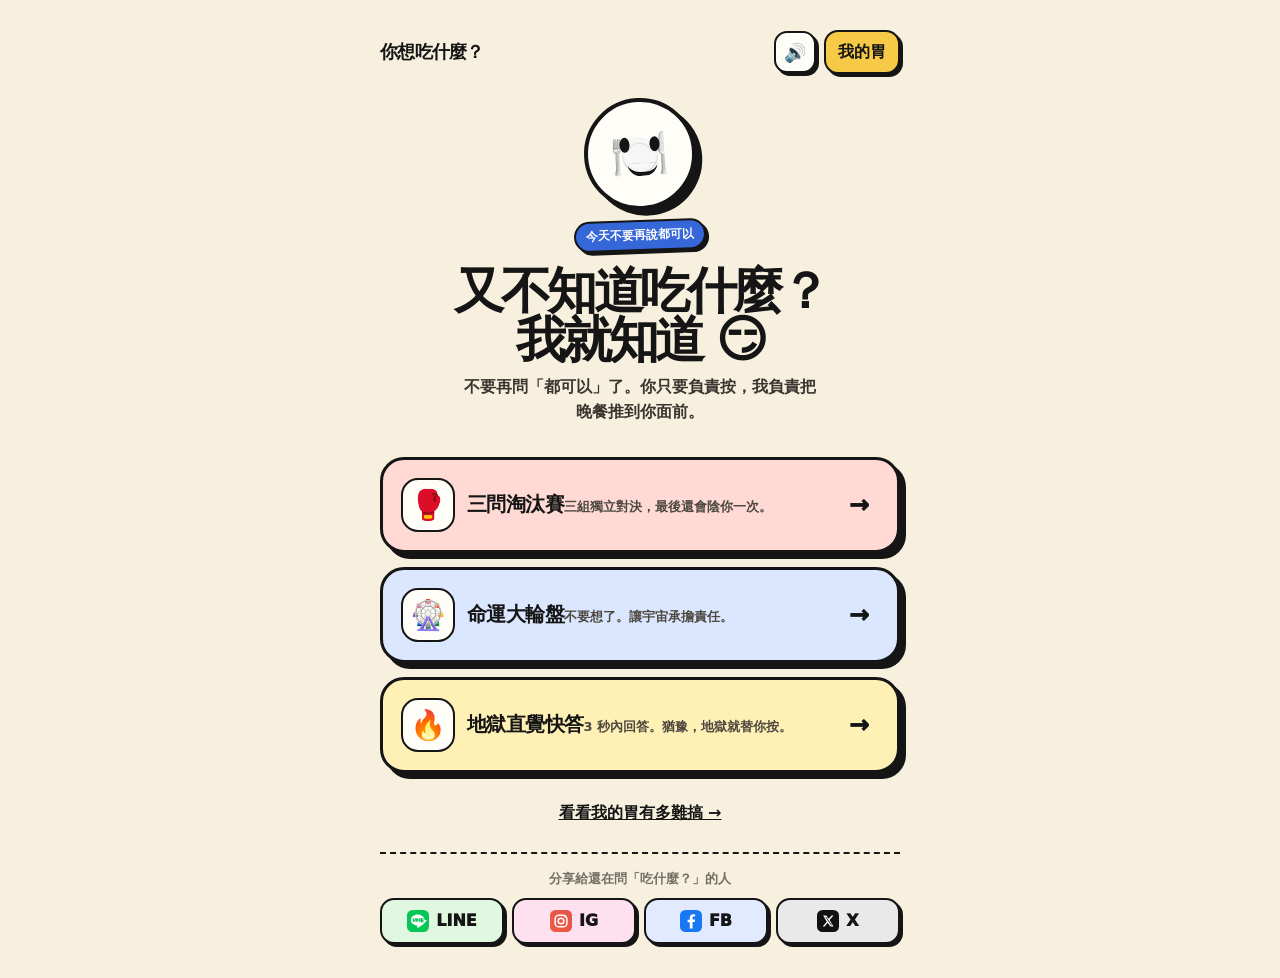
<file: index.html>
<!doctype html>
<html lang="zh-Hant">
<head>
  <meta charset="UTF-8" />
  <meta name="viewport" content="width=device-width, initial-scale=1, viewport-fit=cover" />
  <meta name="theme-color" content="#f7f0df" />
  <meta name="description" content="你想吃什麼？一個會吐槽你的吃飯決策遊戲。" />
  <title>你想吃什麼？</title>
  <link rel="stylesheet" href="./styles.css" />
  <link rel="icon" href="data:," />
</head>
<body>
  <main id="app"></main>
  <div id="toast" class="toast" aria-live="polite"></div>
  <script src="./data.js"></script>
  <script src="./app.js"></script>
</body>
</html>
</file>
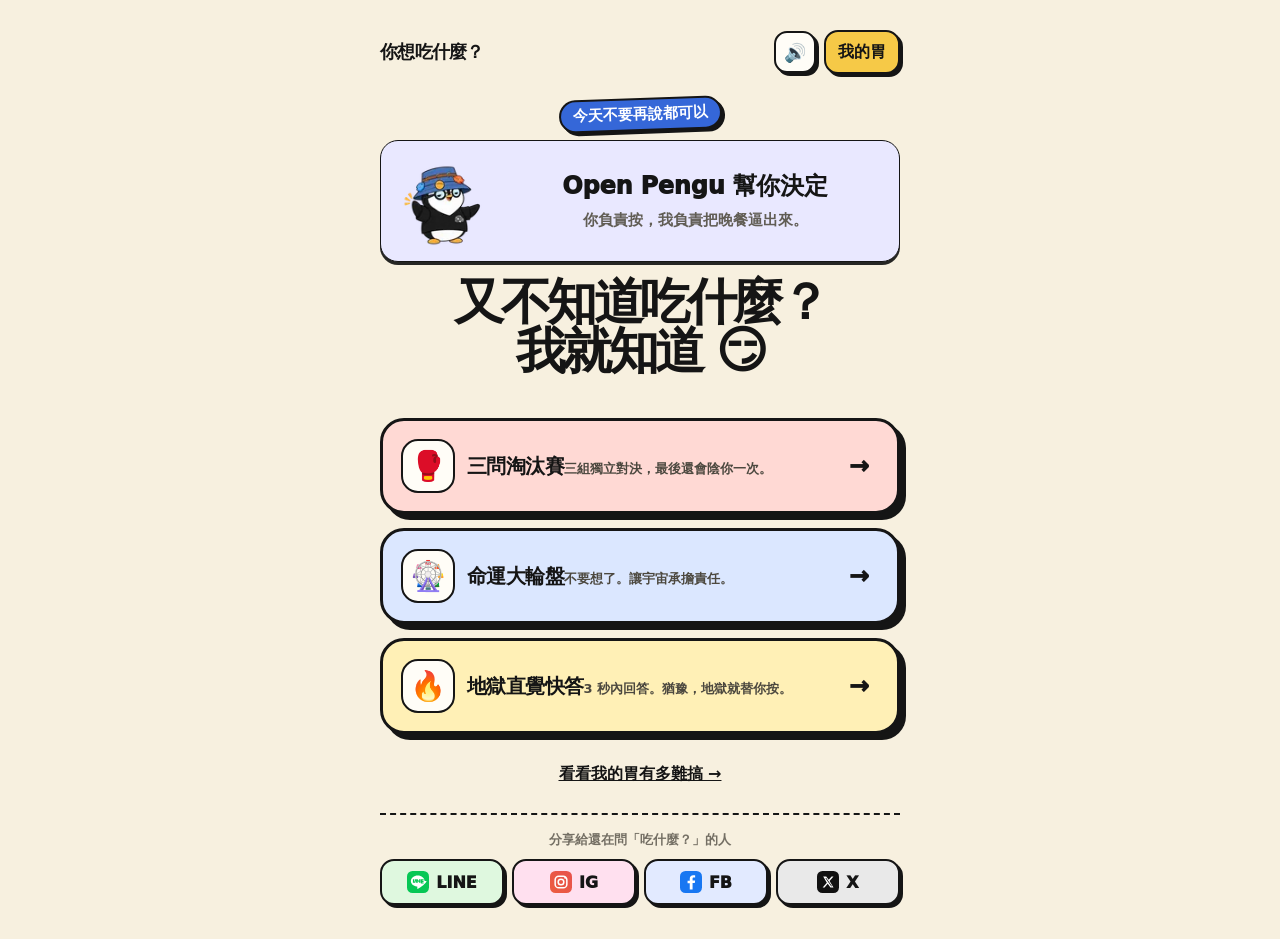
<file: mascot-test/index.html>
<!doctype html>
<html lang="zh-Hant">
<head>
  <meta charset="UTF-8" />
  <meta name="viewport" content="width=device-width, initial-scale=1, viewport-fit=cover" />
  <meta name="theme-color" content="#f7f0df" />
  <meta name="description" content="你想吃什麼？一個會吐槽你的吃飯決策遊戲。" />
  <title>你想吃什麼？</title>
  <link rel="icon" href="./favicon.svg" type="image/svg+xml" />
  <link rel="stylesheet" href="./styles.css" />
  <link rel="stylesheet" href="./mascot-brand.css" />
</head>
<body>
  <main id="app"></main>
  <div id="toast" class="toast" aria-live="polite"></div>
  <script src="./data.js"></script>
  <script src="./app.js"></script>
  <script src="./brand.js"></script>
</body>
</html>
</file>
<file: styles.css>
:root {
  --paper:#f7f0df;
  --ink:#151515;
  --red:#ef4b3f;
  --blue:#3567d8;
  --yellow:#f6c947;
  --green:#65b96f;
  --white:#fffdf7;
  --muted:#746f64;
  --shadow:6px 6px 0 var(--ink);
  --shadow-sm:3px 3px 0 var(--ink);
  font-family: Inter, ui-rounded, "PingFang TC", "Noto Sans TC", system-ui, -apple-system, sans-serif;
}
*{box-sizing:border-box}
html,body{margin:0;min-height:100%;background:var(--paper);color:var(--ink)}
body{overflow-x:hidden}
button{font:inherit;color:inherit}
button:focus-visible{outline:4px solid var(--blue);outline-offset:3px}
#app{min-height:100vh;min-height:100dvh;padding:18px 16px 34px}
.shell{width:min(100%,520px);margin:0 auto}
.topbar{display:flex;align-items:center;justify-content:space-between;gap:10px;margin-bottom:16px}
.brand{font-weight:950;letter-spacing:-.04em;font-size:18px}
.icon-btn,.text-btn{border:2px solid var(--ink);background:var(--white);box-shadow:var(--shadow-sm);border-radius:14px;min-height:44px;padding:8px 12px;font-weight:850;cursor:pointer}
.text-btn{background:var(--yellow)}
.hero{padding:8px 0 18px;text-align:center}
.mascot{width:112px;height:112px;margin:0 auto 10px;border:4px solid var(--ink);border-radius:50%;background:var(--white);box-shadow:var(--shadow);position:relative;display:grid;place-items:center;font-size:47px;transform:rotate(-3deg)}
.mascot:before,.mascot:after{content:"";position:absolute;top:35px;width:10px;height:15px;background:var(--ink);border-radius:50%}
.mascot:before{left:32px}.mascot:after{right:32px}
.mascot-mouth{position:absolute;width:30px;height:13px;border-bottom:4px solid var(--ink);border-radius:0 0 30px 30px;top:61px;left:39px}
.kicker{display:inline-block;background:var(--blue);color:white;border:2px solid var(--ink);box-shadow:var(--shadow-sm);border-radius:999px;padding:5px 10px;font-size:12px;font-weight:900;transform:rotate(-2deg)}
h1{font-size:clamp(34px,9vw,50px);line-height:.98;letter-spacing:-.07em;margin:16px 0 10px;font-weight:1000}
.subtitle{font-size:16px;line-height:1.55;font-weight:700;margin:0 auto;max-width:360px;color:#39362f}
.mode-grid{display:grid;gap:14px;margin-top:14px}
.mode-card{width:100%;border:3px solid var(--ink);border-radius:24px;background:var(--white);box-shadow:var(--shadow);padding:18px;text-align:left;cursor:pointer;display:grid;grid-template-columns:54px 1fr 30px;gap:12px;align-items:center;transition:transform .14s ease,box-shadow .14s ease}
.mode-card:hover,.mode-card:active{transform:translate(3px,3px);box-shadow:3px 3px 0 var(--ink)}
.mode-card.red{background:#ffd9d4}.mode-card.blue{background:#dbe7ff}.mode-card.yellow{background:#fff0b6}
.mode-emoji{width:54px;height:54px;border:2px solid var(--ink);border-radius:17px;background:var(--white);display:grid;place-items:center;font-size:29px}
.mode-title{font-weight:1000;font-size:20px;letter-spacing:-.03em}.mode-desc{font-size:13px;font-weight:750;margin-top:4px;color:#4c483f;line-height:1.45}.mode-arrow{font-size:24px;font-weight:1000}
.home-foot{display:flex;justify-content:center;margin-top:20px}.link-btn{border:0;background:transparent;text-decoration:underline;font-weight:900;cursor:pointer;padding:10px}
.panel{border:3px solid var(--ink);border-radius:24px;background:var(--white);box-shadow:var(--shadow);padding:18px}
.progress-row{display:flex;justify-content:space-between;gap:12px;align-items:center;margin-bottom:12px;font-weight:900;font-size:13px}.progress-dots{display:flex;gap:6px}.dot{width:11px;height:11px;border:2px solid var(--ink);border-radius:50%;background:transparent}.dot.on{background:var(--red)}
.question{font-size:28px;font-weight:1000;line-height:1.05;letter-spacing:-.05em;margin:8px 0}.hint{font-weight:700;color:var(--muted);line-height:1.45;margin:0 0 14px}
.duel{display:grid;grid-template-columns:1fr 1fr;gap:12px;margin-top:16px}
.food-card{border:3px solid var(--ink);border-radius:22px;background:var(--white);box-shadow:var(--shadow-sm);min-height:178px;padding:14px;display:flex;flex-direction:column;align-items:center;justify-content:center;cursor:pointer;position:relative;transition:transform .16s ease,opacity .3s ease,filter .3s ease}
.food-card:hover{transform:translateY(-3px)}.food-card:active{transform:scale(.97)}
.food-card .emoji{font-size:54px;line-height:1}.food-card .name{font-weight:1000;font-size:20px;margin-top:9px;text-align:center}.food-card .cat{font-size:11px;font-weight:850;color:var(--muted);margin-top:4px}
.food-card.loser{animation:loserOut .48s ease forwards}.food-card.winner{animation:winnerPop .5s ease}.food-card.decoy-hit{animation:loserOut .42s ease forwards}
@keyframes loserOut{to{transform:translate(45px,35px) rotate(13deg) scale(.65);opacity:0;filter:grayscale(1)}}
@keyframes winnerPop{40%{transform:scale(1.08) rotate(-2deg)}100%{transform:scale(1)}}
.speech{margin:16px 0 0;border:2px solid var(--ink);background:var(--yellow);border-radius:16px;padding:11px 13px;font-weight:900;line-height:1.4;box-shadow:var(--shadow-sm)}
.final-three{display:grid;grid-template-columns:repeat(3,1fr);gap:8px;margin:15px 0}.mini-food{border:2px solid var(--ink);border-radius:16px;background:var(--white);padding:10px 6px;text-align:center;font-weight:900;font-size:12px;min-height:88px;display:grid;place-items:center}.mini-food .emoji{font-size:30px}.mini-food.fate{background:var(--blue);color:white;animation:fatePulse .8s ease infinite alternate}.mini-food.mystery{font-size:26px}
@keyframes fatePulse{to{transform:translateY(-4px) rotate(-2deg)}}
.twist-banner{border:3px dashed var(--ink);background:#e2eaff;border-radius:18px;padding:14px;text-align:center;font-weight:950;margin:10px 0}
.result-card{text-align:center;padding-top:24px}.result-emoji{font-size:88px;line-height:1;animation:resultPop .62s cubic-bezier(.2,.9,.2,1.3)}
@keyframes resultPop{0%{transform:scale(.5) rotate(-12deg);opacity:0}100%{transform:scale(1) rotate(0);opacity:1}}
.result-label{font-weight:900;color:var(--muted);margin-top:14px}.result-name{font-size:42px;font-weight:1000;letter-spacing:-.06em;margin:4px 0 10px}.result-copy{font-size:15px;font-weight:800;line-height:1.5;color:#49443a}
.actions{display:grid;gap:10px;margin-top:18px}.primary,.secondary,.danger,.hell-option,.rating-btn{border:3px solid var(--ink);border-radius:18px;box-shadow:var(--shadow-sm);min-height:54px;padding:12px 15px;font-weight:1000;cursor:pointer;transition:transform .12s ease,box-shadow .12s ease}.primary{background:var(--red);color:white}.secondary{background:var(--yellow)}.danger{background:var(--ink);color:white}.primary:active,.secondary:active,.danger:active,.hell-option:active,.rating-btn:active{transform:translate(2px,2px);box-shadow:1px 1px 0 var(--ink)}
.tiny-regret{border:0;background:transparent;text-decoration:underline;color:var(--muted);font-weight:850;cursor:pointer;margin-top:14px;padding:10px;font-size:12px}
.wheel-wrap{display:grid;place-items:center;padding:10px 0 4px;position:relative}.pointer{width:0;height:0;border-left:17px solid transparent;border-right:17px solid transparent;border-top:34px solid var(--ink);position:absolute;top:-1px;z-index:4;filter:drop-shadow(2px 2px 0 rgba(255,255,255,.5))}
.wheel{width:min(82vw,330px);aspect-ratio:1;border:5px solid var(--ink);border-radius:50%;box-shadow:var(--shadow);position:relative;transition:transform 1.55s cubic-bezier(.12,.72,.12,1);overflow:hidden;background:conic-gradient(from -90deg,#ef4b3f 0 36deg,#f6c947 36deg 72deg,#3567d8 72deg 108deg,#fffdf7 108deg 144deg,#65b96f 144deg 180deg,#ef4b3f 180deg 216deg,#f6c947 216deg 252deg,#3567d8 252deg 288deg,#fffdf7 288deg 324deg,#65b96f 324deg 360deg)}
.wheel:after{content:"🍽️";position:absolute;inset:50% auto auto 50%;transform:translate(-50%,-50%);width:60px;height:60px;border:4px solid var(--ink);background:var(--paper);border-radius:50%;display:grid;place-items:center;font-size:30px;z-index:3}
.wheel-label{position:absolute;left:50%;top:50%;width:72px;margin-left:-36px;margin-top:-11px;text-align:center;font-size:10px;font-weight:1000;line-height:1.15;transform-origin:36px 11px;text-shadow:0 1px white;z-index:2;pointer-events:none}
.wheel-spin{margin-top:22px;width:100%}.wheel-note{text-align:center;font-size:12px;color:var(--muted);font-weight:750;margin-top:8px}
.hell-intro{text-align:center;padding:10px 0}.warning{font-size:58px}.hell-title{font-size:36px;font-weight:1000;letter-spacing:-.05em;margin:4px 0}.rules{display:grid;gap:8px;margin:16px 0;text-align:left}.rule{border:2px solid var(--ink);background:#fff1c9;border-radius:14px;padding:10px 12px;font-weight:900}
.timer-wrap{height:14px;border:2px solid var(--ink);border-radius:999px;overflow:hidden;background:var(--white);margin:12px 0 18px}.timer-bar{height:100%;width:100%;background:var(--red);transform-origin:left;transition:width .1s linear}.hell-options{display:grid;gap:10px}.hell-option{background:var(--white);display:flex;align-items:center;gap:12px;text-align:left}.hell-option .e{font-size:28px}.hell-option .t{font-size:17px}
.rating-grid{display:grid;grid-template-columns:1fr 1fr;gap:10px;margin-top:18px}.rating-btn{background:var(--white);font-size:15px}.rating-btn.love{background:#ffd8dd}.rating-btn.ok{background:#e1f5d8}.rating-btn.meh{background:#f1eee4}.rating-btn.no{background:#d9d9d9}
.stats-grid{display:grid;grid-template-columns:1fr 1fr;gap:10px;margin:14px 0}.stat{border:2px solid var(--ink);border-radius:18px;background:var(--white);padding:14px;box-shadow:var(--shadow-sm)}.stat-value{font-size:25px;font-weight:1000}.stat-label{font-size:12px;color:var(--muted);font-weight:850;margin-top:3px}.roast{border:3px solid var(--ink);border-radius:20px;background:var(--yellow);box-shadow:var(--shadow-sm);padding:15px;font-size:17px;font-weight:1000;line-height:1.45;margin-top:14px}.empty{text-align:center;padding:34px 12px}.empty .e{font-size:64px}.empty p{font-weight:850;line-height:1.5;color:var(--muted)}
.modal-backdrop{position:fixed;inset:0;background:rgba(21,21,21,.45);display:grid;place-items:end center;padding:18px;z-index:20}.modal{width:min(100%,480px);background:var(--paper);border:3px solid var(--ink);box-shadow:var(--shadow);border-radius:24px;padding:18px;animation:sheetUp .25s ease}.modal h3{font-size:25px;line-height:1.1;margin:0 0 8px}.modal p{font-weight:800;line-height:1.45;color:#4d493f}.modal .actions{grid-template-columns:1fr 1fr}@keyframes sheetUp{from{transform:translateY(30px);opacity:0}}
.toast{position:fixed;left:50%;bottom:24px;transform:translate(-50%,20px);background:var(--ink);color:white;padding:11px 15px;border-radius:999px;font-weight:850;font-size:13px;opacity:0;pointer-events:none;transition:.22s;z-index:30;max-width:calc(100vw - 32px);text-align:center}.toast.show{opacity:1;transform:translate(-50%,0)}
.success{border:3px solid var(--ink);border-radius:22px;background:#ddf1d7;padding:20px;box-shadow:var(--shadow);text-align:center}.success .big{font-size:54px}.success h2{font-size:28px;margin:7px 0}.muted{color:var(--muted);font-weight:750}
@media (max-width:390px){#app{padding:14px 12px 28px}.panel{padding:15px}.question{font-size:25px}.food-card{min-height:158px;padding:10px}.food-card .emoji{font-size:47px}.food-card .name{font-size:18px}.mode-card{padding:15px;grid-template-columns:48px 1fr 24px}.mode-emoji{width:48px;height:48px}.result-name{font-size:36px}.wheel{width:min(86vw,310px)}}
@media (min-width:700px){#app{padding-top:30px}.mode-grid{grid-template-columns:1fr}.panel{padding:24px}.duel{gap:18px}.food-card{min-height:200px}}
@media (prefers-reduced-motion:reduce){*,*:before,*:after{animation-duration:.01ms!important;animation-iteration-count:1!important;transition-duration:.01ms!important;scroll-behavior:auto!important}}


/* V0.3 templates + wheel */
.template-grid{display:grid;grid-template-columns:1fr 1fr;gap:10px;margin-top:14px}
.template-card{border:3px solid var(--ink);border-radius:18px;background:var(--white);box-shadow:var(--shadow-sm);padding:13px;text-align:left;display:grid;grid-template-columns:38px 1fr;gap:9px;align-items:center;cursor:pointer;transition:.14s}
.template-card:hover{transform:translateY(-2px)}.template-card:active{transform:translate(2px,2px);box-shadow:1px 1px 0 var(--ink)}
.template-emoji{font-size:28px}.template-card b{display:block;font-size:15px}.template-card small{display:block;color:var(--muted);font-weight:750;line-height:1.25;margin-top:3px}
.wheel-panel{overflow:hidden}.wheel-wrap{padding:18px 0 8px}.wheel{width:min(88vw,350px);border-width:5px;overflow:hidden;transition:transform 1.75s cubic-bezier(.08,.72,.08,1)}
.wheel:after{display:none}.pointer{top:0;border-left-width:20px;border-right-width:20px;border-top-width:40px}.pointer span{position:absolute;width:10px;height:10px;background:var(--yellow);border:2px solid var(--ink);border-radius:50%;left:-5px;top:-38px}
.wheel-label{position:absolute;left:50%;top:50%;width:88px;margin:0;text-align:center;transform-origin:center;z-index:2;pointer-events:none}.wheel-label-inner{display:flex;flex-direction:column;align-items:center;gap:2px;font-weight:1000;font-size:11px;line-height:1.05;text-shadow:0 1px 0 #fff,1px 0 0 #fff,-1px 0 0 #fff;transition:.18s}
.wheel-label-inner i{font-style:normal;font-size:17px;line-height:1}.wheel-label-inner b{font-size:11px}.wheel-label-inner.wheel-hit{background:var(--yellow);border:2px solid var(--ink);border-radius:10px;padding:5px 7px;box-shadow:2px 2px 0 var(--ink);transform:scale(1.18)}
.wheel-hub{position:absolute;left:50%;top:50%;transform:translate(-50%,-50%) rotate(-3deg);width:58px;height:58px;border-radius:50%;border:4px solid var(--ink);background:var(--yellow);box-shadow:3px 3px 0 var(--ink);font-weight:1000;font-size:16px;z-index:5;cursor:pointer}.wheel-hub:active{transform:translate(calc(-50% + 2px),calc(-50% + 2px));box-shadow:1px 1px 0 var(--ink)}
.wheel-change{display:block;margin:5px auto 0}.nearby-box{margin-top:16px;border:2px dashed var(--ink);border-radius:18px;background:#eef3ff;padding:13px;text-align:left}.nearby-title{font-weight:1000;font-size:16px}.nearby-box p{font-size:12px;font-weight:750;color:var(--muted);margin:5px 0 10px}.nearby-box .secondary{width:100%}.nearby-fallback{font-size:12px;font-weight:800;margin-top:10px}.maps-link{display:block;margin-top:7px;font-weight:1000;color:var(--blue)}
@media(max-width:390px){.template-grid{grid-template-columns:1fr}.wheel{width:min(90vw,320px)}.wheel-label{width:74px}.wheel-label-inner,.wheel-label-inner b{font-size:10px}}

.maps-direct-btn{display:block;width:100%;border:3px solid var(--ink);border-radius:18px;box-shadow:var(--shadow-sm);min-height:54px;padding:12px 15px;background:var(--yellow);color:var(--ink);text-decoration:none;font-weight:1000;text-align:center;line-height:1.35}.maps-direct-btn:active{transform:translate(2px,2px);box-shadow:1px 1px 0 var(--ink)}

/* Homepage social share */
.share-strip{margin-top:18px;padding-top:16px;border-top:2px dashed var(--ink);text-align:center}
.share-title{font-size:13px;font-weight:900;color:var(--muted);margin-bottom:10px}
.share-row{display:grid;grid-template-columns:repeat(4,1fr);gap:8px}
.share-btn{min-height:46px;border:2px solid var(--ink);border-radius:14px;box-shadow:var(--shadow-sm);display:grid;place-items:center;text-decoration:none;font-weight:1000;cursor:pointer;background:var(--white);padding:8px 6px}
.share-btn:active{transform:translate(2px,2px);box-shadow:1px 1px 0 var(--ink)}
.share-btn.line{background:#dff8df}.share-btn.ig{background:#ffe0ef}.share-btn.fb{background:#e2eaff}.share-btn.x{background:#e9e9e9}
@media(max-width:390px){.share-row{gap:6px}.share-btn{min-height:44px;font-size:14px}}

/* Social icon refinement */
.share-btn{display:flex;align-items:center;justify-content:center;gap:7px;color:var(--ink)}
.share-icon{width:22px;height:22px;display:inline-flex;align-items:center;justify-content:center;flex:0 0 22px}
.share-icon svg{width:22px;height:22px;display:block}
@media(max-width:390px){.share-btn{gap:6px}.share-icon,.share-icon svg{width:20px;height:20px;flex-basis:20px}}

/* Preference ranking */
.preference-section{margin-top:18px;border-top:2px dashed var(--ink);padding-top:16px}
.preference-head{display:flex;justify-content:space-between;align-items:center;gap:10px;margin-bottom:10px}
.preference-head b{font-size:17px}.preference-head small{display:block;color:var(--muted);font-size:11px;margin-top:3px}.preference-head>span{border:2px solid var(--ink);border-radius:999px;padding:4px 8px;background:var(--yellow);font-weight:1000;font-size:11px;white-space:nowrap}
.preference-list{display:grid;gap:8px}
.preference-row{display:grid;grid-template-columns:34px minmax(0,1fr) 46px;gap:8px;align-items:center;border:2px solid var(--ink);border-radius:15px;background:var(--white);padding:9px 10px;box-shadow:2px 2px 0 var(--ink)}
.preference-row.top-1{background:#fff2a8}.preference-row.top-2{background:#edf0f4}.preference-row.top-3{background:#f5dcc5}
.rank-num{font-size:17px;font-weight:1000;text-align:center}.rank-food{display:flex;align-items:center;gap:8px;min-width:0}.rank-emoji{font-size:24px;line-height:1}.rank-food b{display:block;font-size:14px}.rank-food small{display:block;color:var(--muted);font-size:10px;margin-top:2px}
.rank-score{text-align:right}.rank-score b{display:block;font-size:17px}.rank-score small{font-size:9px;color:var(--muted)}
.rank-detail{grid-column:2/4;font-size:10px;font-weight:850;color:#333;border-top:1px dashed #aaa;padding-top:6px;line-height:1.5}.rank-detail span{color:var(--muted)}
.preference-empty{border:2px dashed var(--ink);border-radius:14px;padding:14px;background:#fffaf0;font-weight:800;font-size:12px;color:var(--muted)}
@media(max-width:390px){.preference-row{grid-template-columns:30px minmax(0,1fr) 42px;padding:8px}.rank-emoji{font-size:22px}.rank-food b{font-size:13px}.rank-detail{font-size:9px}}


/* V0.4 compact category picker */
@media(max-width:390px){
  .template-grid{grid-template-columns:1fr 1fr;gap:8px}
  .template-card{grid-template-columns:30px 1fr;padding:10px;gap:7px;min-height:58px}
  .template-emoji{font-size:23px}
  .template-card b{font-size:14px;line-height:1.15}
  .template-card small{display:none}
}

/* Tournament featured random */
.template-card.template-featured{grid-column:1/-1;background:var(--yellow);min-height:72px}
.template-card.template-featured .template-emoji{font-size:32px}
.template-card.template-featured b{font-size:18px}
@media(max-width:390px){.template-card.template-featured{min-height:68px}.template-card.template-featured small{display:block;font-size:10px;line-height:1.2}}

/* Wheel geometry v2 */
.wheel-label{width:70px}
.wheel-label.wheel-count-10{width:58px}
.wheel-label.wheel-count-9{width:62px}
.wheel-label.wheel-count-8{width:66px}
.wheel-label.wheel-count-7,.wheel-label.wheel-count-6{width:72px}
.wheel-label.wheel-count-10 .wheel-label-inner,.wheel-label.wheel-count-10 .wheel-label-inner b{font-size:9px;line-height:1.02}
.wheel-label.wheel-count-10 .wheel-label-inner i{font-size:14px}
.wheel-label.wheel-count-9 .wheel-label-inner,.wheel-label.wheel-count-9 .wheel-label-inner b{font-size:9.5px}
.wheel-label.wheel-count-8 .wheel-label-inner,.wheel-label.wheel-count-8 .wheel-label-inner b{font-size:10px}
.wheel-label-inner b{display:block;white-space:normal}
@media(max-width:390px){.wheel-label{width:68px}.wheel-label.wheel-count-10{width:54px}.wheel-label.wheel-count-9{width:58px}.wheel-label.wheel-count-8{width:62px}}


/* V0.5 replayability + custom wheel */
.top-actions{display:flex;align-items:center;gap:8px}
.sound-btn{width:42px;height:42px;border:2px solid var(--ink);border-radius:13px;background:var(--white);box-shadow:var(--shadow-sm);display:grid;place-items:center;font-size:18px;cursor:pointer}
.sound-btn:active{transform:translate(2px,2px);box-shadow:1px 1px 0 var(--ink)}

.final-mode-panel{overflow:hidden}
.blind-grid{display:grid;grid-template-columns:repeat(3,1fr);gap:9px;margin-top:16px}
.blind-card{min-height:150px;border:3px solid var(--ink);border-radius:20px;background:var(--blue);color:#fff;box-shadow:var(--shadow-sm);display:flex;flex-direction:column;align-items:center;justify-content:center;gap:10px;font-weight:1000;cursor:pointer;transition:.18s}
.blind-card span{font-size:38px}.blind-card b{font-size:15px}
.blind-card:hover{transform:translateY(-3px)}
.blind-card.blind-reveal{background:var(--yellow);color:var(--ink);animation:winnerPop .55s ease}
.auto-out{border:2px dashed var(--ink);border-radius:15px;padding:11px 12px;background:#efefef;font-weight:900;text-align:center;margin:12px 0}
.final-choice-grid{display:grid;grid-template-columns:repeat(3,1fr);gap:8px;margin-top:15px}
.final-choice-grid .food-card{min-height:150px;padding:9px}
.final-choice-grid .food-card .emoji{font-size:39px}
.final-choice-grid .food-card .name{font-size:15px}

.custom-wheel-shelf{border-top:3px dashed var(--ink);margin-top:20px;padding-top:17px}
.custom-wheel-head{display:flex;align-items:center;justify-content:space-between;gap:10px}
.custom-wheel-head b{font-size:18px}.custom-wheel-head small{display:block;color:var(--muted);font-size:11px;font-weight:750;margin-top:3px;line-height:1.35}
.mini-action{min-height:42px;padding:7px 10px;border-radius:13px;white-space:nowrap}
.custom-wheel-empty{border:2px dashed var(--ink);border-radius:15px;background:#fffaf0;padding:13px;margin-top:11px;font-size:12px;font-weight:800;color:var(--muted);line-height:1.45}
.saved-wheel-list{display:grid;gap:8px;margin-top:11px}
.saved-wheel-row{display:grid;grid-template-columns:minmax(0,1fr) auto 34px;gap:7px;align-items:stretch}
.saved-wheel-open,.saved-wheel-edit,.saved-wheel-delete{border:2px solid var(--ink);border-radius:14px;background:var(--white);box-shadow:2px 2px 0 var(--ink);font-weight:900;cursor:pointer}
.saved-wheel-open{padding:9px 10px;display:flex;align-items:center;gap:9px;text-align:left;min-width:0}
.saved-wheel-open>span:first-child{font-size:23px}.saved-wheel-open b{display:block;white-space:nowrap;overflow:hidden;text-overflow:ellipsis}.saved-wheel-open small{display:block;color:var(--muted);font-size:10px;margin-top:2px}
.saved-wheel-edit{padding:7px 10px}.saved-wheel-delete{font-size:20px;background:#ffd9d4}
.custom-wheel-editor .field-label{display:block;font-size:12px;font-weight:950;margin:14px 0 6px}
.custom-input,.custom-textarea{width:100%;border:3px solid var(--ink);border-radius:15px;background:var(--white);padding:11px 12px;font:inherit;font-weight:800;outline:none}
.custom-input:focus,.custom-textarea:focus{box-shadow:0 0 0 3px #dbe7ff}
.custom-textarea{resize:vertical;line-height:1.5}
.custom-wheel-count{text-align:right;font-size:11px;font-weight:850;color:var(--muted);margin-top:6px}
.detail-wheel-btn{background:#dbe7ff}

.confetti-layer{position:fixed;inset:0;pointer-events:none;overflow:hidden;z-index:50}
.confetti-layer i{position:absolute;left:var(--x);top:-24px;font-style:normal;font-size:14px;color:var(--red);animation:confettiFall var(--dur) cubic-bezier(.2,.7,.25,1) var(--delay) forwards}
.confetti-layer i:nth-child(3n){color:var(--blue)}.confetti-layer i:nth-child(3n+1){color:#e8b82e}.confetti-layer i:nth-child(4n){color:#55a960}
@keyframes confettiFall{0%{transform:translate(0,-20px) rotate(0);opacity:0}12%{opacity:1}100%{transform:translate(var(--dx),105vh) rotate(var(--r));opacity:.95}}
.wheel-spinning{filter:saturate(1.08)}
.wheel-hit{animation:wheelHitPop .38s ease both}
@keyframes wheelHitPop{45%{transform:scale(1.26)}100%{transform:scale(1.14)}}

@media(max-width:390px){
  .blind-grid{gap:6px}.blind-card{min-height:130px;padding:7px}.blind-card span{font-size:32px}.blind-card b{font-size:13px}
  .final-choice-grid{grid-template-columns:1fr 1fr}.final-choice-grid .food-card:last-child{grid-column:1/-1;min-height:125px}
  .custom-wheel-head{align-items:flex-start}.custom-wheel-head b{font-size:16px}
  .saved-wheel-row{grid-template-columns:minmax(0,1fr) 52px 32px}.saved-wheel-edit{padding:5px;font-size:11px}
}


/* V0.5 active final modes */
.final-stage{overflow:hidden}
.final-select-grid .final-choice{cursor:pointer;font:inherit;color:inherit}
.final-select-grid .final-choice:active{transform:translate(2px,2px)}
.final-select-grid .final-choice.picked,.lottery-item.picked{background:var(--yellow);box-shadow:3px 3px 0 var(--ink);transform:scale(1.04) rotate(-1deg)}
.lottery-grid{position:relative}
.lottery-item{transition:transform .12s ease,background .12s ease,box-shadow .12s ease}
.lottery-item.lottery-active{background:var(--blue);color:#fff;transform:translateY(-5px) scale(1.05);box-shadow:3px 5px 0 var(--ink)}
.system-out{background:#ececec}

.custom-wheel-section{border-top:3px dashed var(--ink);margin-top:20px;padding-top:17px}
.custom-wheel-list{display:grid;gap:9px;margin-top:12px}
.custom-wheel-card{border:2px solid var(--ink);border-radius:16px;background:var(--white);box-shadow:2px 2px 0 var(--ink);padding:10px 11px;display:grid;gap:9px}
.custom-wheel-card>b,.custom-wheel-card b{font-size:14px}
.custom-wheel-card small{display:block;color:var(--muted);font-weight:750;font-size:10px;line-height:1.35;margin-top:3px;word-break:break-word}
.custom-wheel-actions{display:grid;grid-template-columns:1fr 1fr 1fr;gap:6px}
.custom-wheel-actions .mini-action{border:2px solid var(--ink);border-radius:11px;min-height:36px;padding:6px 7px;background:var(--white);box-shadow:1px 1px 0 var(--ink);font-weight:900;cursor:pointer;font-size:11px}
.custom-wheel-actions .primary-mini{background:var(--yellow)}
.custom-wheel-actions .danger-mini{background:#ffd9d4}
.compact-btn{min-height:40px!important;padding:7px 10px!important;font-size:12px!important}
.custom-wheel-section .custom-wheel-empty{margin-top:11px}

@media(max-width:390px){
  .top-actions{gap:6px}
  .sound-btn{width:39px;height:39px}
  .final-select-grid{gap:6px}
  .final-select-grid .mini-food{min-height:92px;padding:7px 4px;font-size:11px}
  .custom-wheel-actions{grid-template-columns:1fr 1fr 1fr}
}


/* Wheel richness v0.6 */
.wheel-flow{display:flex;align-items:center;justify-content:center;gap:7px;margin:7px 0 10px;font-size:11px;font-weight:950;color:var(--muted)}
.wheel-flow span{border:2px solid #b9b3a8;border-radius:999px;padding:5px 9px;background:#f1eee5;white-space:nowrap}
.wheel-flow span.active{border-color:var(--ink);background:var(--yellow);color:var(--ink);box-shadow:2px 2px 0 var(--ink)}
.wheel-flow span.done{border-color:var(--ink);background:#ddf1d7;color:var(--ink)}
.wheel-flow i{font-style:normal;font-weight:1000;color:var(--ink)}

.wheel-candidates{border:2px dashed var(--ink);border-radius:16px;background:#fffaf0;padding:9px 10px 10px;margin-bottom:5px}
.wheel-candidates-title{font-size:10px;font-weight:1000;color:var(--muted);margin-bottom:6px}
.wheel-candidate-chips{display:flex;gap:5px;flex-wrap:wrap}
.wheel-candidate-chips span{border:1.5px solid var(--ink);border-radius:999px;background:var(--white);padding:4px 7px;font-size:10px;font-weight:900;line-height:1.15}
.wheel-panel .hint{margin-bottom:9px}
.wheel-panel .wheel-wrap{padding-top:14px}

@media(max-width:390px){
  .wheel-flow{gap:5px;font-size:10px;margin-top:6px}
  .wheel-flow span{padding:4px 7px}
  .wheel-candidates{padding:8px 9px}
  .wheel-candidate-chips{gap:4px}
  .wheel-candidate-chips span{font-size:9px;padding:4px 6px}
}
</file>
<file: mascot-test/styles.css>
:root {
  --paper:#f7f0df;
  --ink:#151515;
  --red:#ef4b3f;
  --blue:#3567d8;
  --yellow:#f6c947;
  --green:#65b96f;
  --white:#fffdf7;
  --muted:#746f64;
  --shadow:6px 6px 0 var(--ink);
  --shadow-sm:3px 3px 0 var(--ink);
  font-family: Inter, ui-rounded, "PingFang TC", "Noto Sans TC", system-ui, -apple-system, sans-serif;
}
*{box-sizing:border-box}
html,body{margin:0;min-height:100%;background:var(--paper);color:var(--ink)}
body{overflow-x:hidden}
button{font:inherit;color:inherit}
button:focus-visible{outline:4px solid var(--blue);outline-offset:3px}
#app{min-height:100vh;min-height:100dvh;padding:18px 16px 34px}
.shell{width:min(100%,520px);margin:0 auto}
.topbar{display:flex;align-items:center;justify-content:space-between;gap:10px;margin-bottom:16px}
.brand{font-weight:950;letter-spacing:-.04em;font-size:18px}
.icon-btn,.text-btn{border:2px solid var(--ink);background:var(--white);box-shadow:var(--shadow-sm);border-radius:14px;min-height:44px;padding:8px 12px;font-weight:850;cursor:pointer}
.text-btn{background:var(--yellow)}
.hero{padding:8px 0 18px;text-align:center}
.mascot{width:112px;height:112px;margin:0 auto 10px;border:4px solid var(--ink);border-radius:50%;background:var(--white);box-shadow:var(--shadow);position:relative;display:grid;place-items:center;font-size:47px;transform:rotate(-3deg)}
.mascot:before,.mascot:after{content:"";position:absolute;top:35px;width:10px;height:15px;background:var(--ink);border-radius:50%}
.mascot:before{left:32px}.mascot:after{right:32px}
.mascot-mouth{position:absolute;width:30px;height:13px;border-bottom:4px solid var(--ink);border-radius:0 0 30px 30px;top:61px;left:39px}
.kicker{display:inline-block;background:var(--blue);color:white;border:2px solid var(--ink);box-shadow:var(--shadow-sm);border-radius:999px;padding:5px 10px;font-size:12px;font-weight:900;transform:rotate(-2deg)}
h1{font-size:clamp(34px,9vw,50px);line-height:.98;letter-spacing:-.07em;margin:16px 0 10px;font-weight:1000}
.subtitle{font-size:16px;line-height:1.55;font-weight:700;margin:0 auto;max-width:360px;color:#39362f}
.mode-grid{display:grid;gap:14px;margin-top:14px}
.mode-card{width:100%;border:3px solid var(--ink);border-radius:24px;background:var(--white);box-shadow:var(--shadow);padding:18px;text-align:left;cursor:pointer;display:grid;grid-template-columns:54px 1fr 30px;gap:12px;align-items:center;transition:transform .14s ease,box-shadow .14s ease}
.mode-card:hover,.mode-card:active{transform:translate(3px,3px);box-shadow:3px 3px 0 var(--ink)}
.mode-card.red{background:#ffd9d4}.mode-card.blue{background:#dbe7ff}.mode-card.yellow{background:#fff0b6}
.mode-emoji{width:54px;height:54px;border:2px solid var(--ink);border-radius:17px;background:var(--white);display:grid;place-items:center;font-size:29px}
.mode-title{font-weight:1000;font-size:20px;letter-spacing:-.03em}.mode-desc{font-size:13px;font-weight:750;margin-top:4px;color:#4c483f;line-height:1.45}.mode-arrow{font-size:24px;font-weight:1000}
.home-foot{display:flex;justify-content:center;margin-top:20px}.link-btn{border:0;background:transparent;text-decoration:underline;font-weight:900;cursor:pointer;padding:10px}
.panel{border:3px solid var(--ink);border-radius:24px;background:var(--white);box-shadow:var(--shadow);padding:18px}
.progress-row{display:flex;justify-content:space-between;gap:12px;align-items:center;margin-bottom:12px;font-weight:900;font-size:13px}.progress-dots{display:flex;gap:6px}.dot{width:11px;height:11px;border:2px solid var(--ink);border-radius:50%;background:transparent}.dot.on{background:var(--red)}
.question{font-size:28px;font-weight:1000;line-height:1.05;letter-spacing:-.05em;margin:8px 0}.hint{font-weight:700;color:var(--muted);line-height:1.45;margin:0 0 14px}
.duel{display:grid;grid-template-columns:1fr 1fr;gap:12px;margin-top:16px}
.food-card{border:3px solid var(--ink);border-radius:22px;background:var(--white);box-shadow:var(--shadow-sm);min-height:178px;padding:14px;display:flex;flex-direction:column;align-items:center;justify-content:center;cursor:pointer;position:relative;transition:transform .16s ease,opacity .3s ease,filter .3s ease}
.food-card:hover{transform:translateY(-3px)}.food-card:active{transform:scale(.97)}
.food-card .emoji{font-size:54px;line-height:1}.food-card .name{font-weight:1000;font-size:20px;margin-top:9px;text-align:center}.food-card .cat{font-size:11px;font-weight:850;color:var(--muted);margin-top:4px}
.food-card.loser{animation:loserOut .48s ease forwards}.food-card.winner{animation:winnerPop .5s ease}.food-card.decoy-hit{animation:loserOut .42s ease forwards}
@keyframes loserOut{to{transform:translate(45px,35px) rotate(13deg) scale(.65);opacity:0;filter:grayscale(1)}}
@keyframes winnerPop{40%{transform:scale(1.08) rotate(-2deg)}100%{transform:scale(1)}}
.speech{margin:16px 0 0;border:2px solid var(--ink);background:var(--yellow);border-radius:16px;padding:11px 13px;font-weight:900;line-height:1.4;box-shadow:var(--shadow-sm)}
.final-three{display:grid;grid-template-columns:repeat(3,1fr);gap:8px;margin:15px 0}.mini-food{border:2px solid var(--ink);border-radius:16px;background:var(--white);padding:10px 6px;text-align:center;font-weight:900;font-size:12px;min-height:88px;display:grid;place-items:center}.mini-food .emoji{font-size:30px}.mini-food.fate{background:var(--blue);color:white;animation:fatePulse .8s ease infinite alternate}.mini-food.mystery{font-size:26px}
@keyframes fatePulse{to{transform:translateY(-4px) rotate(-2deg)}}
.twist-banner{border:3px dashed var(--ink);background:#e2eaff;border-radius:18px;padding:14px;text-align:center;font-weight:950;margin:10px 0}
.result-card{text-align:center;padding-top:24px}.result-emoji{font-size:88px;line-height:1;animation:resultPop .62s cubic-bezier(.2,.9,.2,1.3)}
@keyframes resultPop{0%{transform:scale(.5) rotate(-12deg);opacity:0}100%{transform:scale(1) rotate(0);opacity:1}}
.result-label{font-weight:900;color:var(--muted);margin-top:14px}.result-name{font-size:42px;font-weight:1000;letter-spacing:-.06em;margin:4px 0 10px}.result-copy{font-size:15px;font-weight:800;line-height:1.5;color:#49443a}
.actions{display:grid;gap:10px;margin-top:18px}.primary,.secondary,.danger,.hell-option,.rating-btn{border:3px solid var(--ink);border-radius:18px;box-shadow:var(--shadow-sm);min-height:54px;padding:12px 15px;font-weight:1000;cursor:pointer;transition:transform .12s ease,box-shadow .12s ease}.primary{background:var(--red);color:white}.secondary{background:var(--yellow)}.danger{background:var(--ink);color:white}.primary:active,.secondary:active,.danger:active,.hell-option:active,.rating-btn:active{transform:translate(2px,2px);box-shadow:1px 1px 0 var(--ink)}
.tiny-regret{border:0;background:transparent;text-decoration:underline;color:var(--muted);font-weight:850;cursor:pointer;margin-top:14px;padding:10px;font-size:12px}
.wheel-wrap{display:grid;place-items:center;padding:10px 0 4px;position:relative}.pointer{width:0;height:0;border-left:17px solid transparent;border-right:17px solid transparent;border-top:34px solid var(--ink);position:absolute;top:-1px;z-index:4;filter:drop-shadow(2px 2px 0 rgba(255,255,255,.5))}
.wheel{width:min(82vw,330px);aspect-ratio:1;border:5px solid var(--ink);border-radius:50%;box-shadow:var(--shadow);position:relative;transition:transform 1.55s cubic-bezier(.12,.72,.12,1);overflow:hidden;background:conic-gradient(from -90deg,#ef4b3f 0 36deg,#f6c947 36deg 72deg,#3567d8 72deg 108deg,#fffdf7 108deg 144deg,#65b96f 144deg 180deg,#ef4b3f 180deg 216deg,#f6c947 216deg 252deg,#3567d8 252deg 288deg,#fffdf7 288deg 324deg,#65b96f 324deg 360deg)}
.wheel:after{content:"🍽️";position:absolute;inset:50% auto auto 50%;transform:translate(-50%,-50%);width:60px;height:60px;border:4px solid var(--ink);background:var(--paper);border-radius:50%;display:grid;place-items:center;font-size:30px;z-index:3}
.wheel-label{position:absolute;left:50%;top:50%;width:72px;margin-left:-36px;margin-top:-11px;text-align:center;font-size:10px;font-weight:1000;line-height:1.15;transform-origin:36px 11px;text-shadow:0 1px white;z-index:2;pointer-events:none}
.wheel-spin{margin-top:22px;width:100%}.wheel-note{text-align:center;font-size:12px;color:var(--muted);font-weight:750;margin-top:8px}
.hell-intro{text-align:center;padding:10px 0}.warning{font-size:58px}.hell-title{font-size:36px;font-weight:1000;letter-spacing:-.05em;margin:4px 0}.rules{display:grid;gap:8px;margin:16px 0;text-align:left}.rule{border:2px solid var(--ink);background:#fff1c9;border-radius:14px;padding:10px 12px;font-weight:900}
.timer-wrap{height:14px;border:2px solid var(--ink);border-radius:999px;overflow:hidden;background:var(--white);margin:12px 0 18px}.timer-bar{height:100%;width:100%;background:var(--red);transform-origin:left;transition:width .1s linear}.hell-options{display:grid;gap:10px}.hell-option{background:var(--white);display:flex;align-items:center;gap:12px;text-align:left}.hell-option .e{font-size:28px}.hell-option .t{font-size:17px}
.rating-grid{display:grid;grid-template-columns:1fr 1fr;gap:10px;margin-top:18px}.rating-btn{background:var(--white);font-size:15px}.rating-btn.love{background:#ffd8dd}.rating-btn.ok{background:#e1f5d8}.rating-btn.meh{background:#f1eee4}.rating-btn.no{background:#d9d9d9}
.stats-grid{display:grid;grid-template-columns:1fr 1fr;gap:10px;margin:14px 0}.stat{border:2px solid var(--ink);border-radius:18px;background:var(--white);padding:14px;box-shadow:var(--shadow-sm)}.stat-value{font-size:25px;font-weight:1000}.stat-label{font-size:12px;color:var(--muted);font-weight:850;margin-top:3px}.roast{border:3px solid var(--ink);border-radius:20px;background:var(--yellow);box-shadow:var(--shadow-sm);padding:15px;font-size:17px;font-weight:1000;line-height:1.45;margin-top:14px}.empty{text-align:center;padding:34px 12px}.empty .e{font-size:64px}.empty p{font-weight:850;line-height:1.5;color:var(--muted)}
.modal-backdrop{position:fixed;inset:0;background:rgba(21,21,21,.45);display:grid;place-items:end center;padding:18px;z-index:20}.modal{width:min(100%,480px);background:var(--paper);border:3px solid var(--ink);box-shadow:var(--shadow);border-radius:24px;padding:18px;animation:sheetUp .25s ease}.modal h3{font-size:25px;line-height:1.1;margin:0 0 8px}.modal p{font-weight:800;line-height:1.45;color:#4d493f}.modal .actions{grid-template-columns:1fr 1fr}@keyframes sheetUp{from{transform:translateY(30px);opacity:0}}
.toast{position:fixed;left:50%;bottom:24px;transform:translate(-50%,20px);background:var(--ink);color:white;padding:11px 15px;border-radius:999px;font-weight:850;font-size:13px;opacity:0;pointer-events:none;transition:.22s;z-index:30;max-width:calc(100vw - 32px);text-align:center}.toast.show{opacity:1;transform:translate(-50%,0)}
.success{border:3px solid var(--ink);border-radius:22px;background:#ddf1d7;padding:20px;box-shadow:var(--shadow);text-align:center}.success .big{font-size:54px}.success h2{font-size:28px;margin:7px 0}.muted{color:var(--muted);font-weight:750}
@media (max-width:390px){#app{padding:14px 12px 28px}.panel{padding:15px}.question{font-size:25px}.food-card{min-height:158px;padding:10px}.food-card .emoji{font-size:47px}.food-card .name{font-size:18px}.mode-card{padding:15px;grid-template-columns:48px 1fr 24px}.mode-emoji{width:48px;height:48px}.result-name{font-size:36px}.wheel{width:min(86vw,310px)}}
@media (min-width:700px){#app{padding-top:30px}.mode-grid{grid-template-columns:1fr}.panel{padding:24px}.duel{gap:18px}.food-card{min-height:200px}}
@media (prefers-reduced-motion:reduce){*,*:before,*:after{animation-duration:.01ms!important;animation-iteration-count:1!important;transition-duration:.01ms!important;scroll-behavior:auto!important}}


/* V0.3 templates + wheel */
.template-grid{display:grid;grid-template-columns:1fr 1fr;gap:10px;margin-top:14px}
.template-card{border:3px solid var(--ink);border-radius:18px;background:var(--white);box-shadow:var(--shadow-sm);padding:13px;text-align:left;display:grid;grid-template-columns:38px 1fr;gap:9px;align-items:center;cursor:pointer;transition:.14s}
.template-card:hover{transform:translateY(-2px)}.template-card:active{transform:translate(2px,2px);box-shadow:1px 1px 0 var(--ink)}
.template-emoji{font-size:28px}.template-card b{display:block;font-size:15px}.template-card small{display:block;color:var(--muted);font-weight:750;line-height:1.25;margin-top:3px}
.wheel-panel{overflow:hidden}.wheel-wrap{padding:18px 0 8px}.wheel{width:min(88vw,350px);border-width:5px;overflow:hidden;transition:transform 1.75s cubic-bezier(.08,.72,.08,1)}
.wheel:after{display:none}.pointer{top:0;border-left-width:20px;border-right-width:20px;border-top-width:40px}.pointer span{position:absolute;width:10px;height:10px;background:var(--yellow);border:2px solid var(--ink);border-radius:50%;left:-5px;top:-38px}
.wheel-label{position:absolute;left:50%;top:50%;width:88px;margin:0;text-align:center;transform-origin:center;z-index:2;pointer-events:none}.wheel-label-inner{display:flex;flex-direction:column;align-items:center;gap:2px;font-weight:1000;font-size:11px;line-height:1.05;text-shadow:0 1px 0 #fff,1px 0 0 #fff,-1px 0 0 #fff;transition:.18s}
.wheel-label-inner i{font-style:normal;font-size:17px;line-height:1}.wheel-label-inner b{font-size:11px}.wheel-label-inner.wheel-hit{background:var(--yellow);border:2px solid var(--ink);border-radius:10px;padding:5px 7px;box-shadow:2px 2px 0 var(--ink);transform:scale(1.18)}
.wheel-hub{position:absolute;left:50%;top:50%;transform:translate(-50%,-50%) rotate(-3deg);width:58px;height:58px;border-radius:50%;border:4px solid var(--ink);background:var(--yellow);box-shadow:3px 3px 0 var(--ink);font-weight:1000;font-size:16px;z-index:5;cursor:pointer}.wheel-hub:active{transform:translate(calc(-50% + 2px),calc(-50% + 2px));box-shadow:1px 1px 0 var(--ink)}
.wheel-change{display:block;margin:5px auto 0}.nearby-box{margin-top:16px;border:2px dashed var(--ink);border-radius:18px;background:#eef3ff;padding:13px;text-align:left}.nearby-title{font-weight:1000;font-size:16px}.nearby-box p{font-size:12px;font-weight:750;color:var(--muted);margin:5px 0 10px}.nearby-box .secondary{width:100%}.nearby-fallback{font-size:12px;font-weight:800;margin-top:10px}.maps-link{display:block;margin-top:7px;font-weight:1000;color:var(--blue)}
@media(max-width:390px){.template-grid{grid-template-columns:1fr}.wheel{width:min(90vw,320px)}.wheel-label{width:74px}.wheel-label-inner,.wheel-label-inner b{font-size:10px}}

.maps-direct-btn{display:block;width:100%;border:3px solid var(--ink);border-radius:18px;box-shadow:var(--shadow-sm);min-height:54px;padding:12px 15px;background:var(--yellow);color:var(--ink);text-decoration:none;font-weight:1000;text-align:center;line-height:1.35}.maps-direct-btn:active{transform:translate(2px,2px);box-shadow:1px 1px 0 var(--ink)}

/* Homepage social share */
.share-strip{margin-top:18px;padding-top:16px;border-top:2px dashed var(--ink);text-align:center}
.share-title{font-size:13px;font-weight:900;color:var(--muted);margin-bottom:10px}
.share-row{display:grid;grid-template-columns:repeat(4,1fr);gap:8px}
.share-btn{min-height:46px;border:2px solid var(--ink);border-radius:14px;box-shadow:var(--shadow-sm);display:grid;place-items:center;text-decoration:none;font-weight:1000;cursor:pointer;background:var(--white);padding:8px 6px}
.share-btn:active{transform:translate(2px,2px);box-shadow:1px 1px 0 var(--ink)}
.share-btn.line{background:#dff8df}.share-btn.ig{background:#ffe0ef}.share-btn.fb{background:#e2eaff}.share-btn.x{background:#e9e9e9}
@media(max-width:390px){.share-row{gap:6px}.share-btn{min-height:44px;font-size:14px}}

/* Social icon refinement */
.share-btn{display:flex;align-items:center;justify-content:center;gap:7px;color:var(--ink)}
.share-icon{width:22px;height:22px;display:inline-flex;align-items:center;justify-content:center;flex:0 0 22px}
.share-icon svg{width:22px;height:22px;display:block}
@media(max-width:390px){.share-btn{gap:6px}.share-icon,.share-icon svg{width:20px;height:20px;flex-basis:20px}}

/* Preference ranking */
.preference-section{margin-top:18px;border-top:2px dashed var(--ink);padding-top:16px}
.preference-head{display:flex;justify-content:space-between;align-items:center;gap:10px;margin-bottom:10px}
.preference-head b{font-size:17px}.preference-head small{display:block;color:var(--muted);font-size:11px;margin-top:3px}.preference-head>span{border:2px solid var(--ink);border-radius:999px;padding:4px 8px;background:var(--yellow);font-weight:1000;font-size:11px;white-space:nowrap}
.preference-list{display:grid;gap:8px}
.preference-row{display:grid;grid-template-columns:34px minmax(0,1fr) 46px;gap:8px;align-items:center;border:2px solid var(--ink);border-radius:15px;background:var(--white);padding:9px 10px;box-shadow:2px 2px 0 var(--ink)}
.preference-row.top-1{background:#fff2a8}.preference-row.top-2{background:#edf0f4}.preference-row.top-3{background:#f5dcc5}
.rank-num{font-size:17px;font-weight:1000;text-align:center}.rank-food{display:flex;align-items:center;gap:8px;min-width:0}.rank-emoji{font-size:24px;line-height:1}.rank-food b{display:block;font-size:14px}.rank-food small{display:block;color:var(--muted);font-size:10px;margin-top:2px}
.rank-score{text-align:right}.rank-score b{display:block;font-size:17px}.rank-score small{font-size:9px;color:var(--muted)}
.rank-detail{grid-column:2/4;font-size:10px;font-weight:850;color:#333;border-top:1px dashed #aaa;padding-top:6px;line-height:1.5}.rank-detail span{color:var(--muted)}
.preference-empty{border:2px dashed var(--ink);border-radius:14px;padding:14px;background:#fffaf0;font-weight:800;font-size:12px;color:var(--muted)}
@media(max-width:390px){.preference-row{grid-template-columns:30px minmax(0,1fr) 42px;padding:8px}.rank-emoji{font-size:22px}.rank-food b{font-size:13px}.rank-detail{font-size:9px}}


/* V0.4 compact category picker */
@media(max-width:390px){
  .template-grid{grid-template-columns:1fr 1fr;gap:8px}
  .template-card{grid-template-columns:30px 1fr;padding:10px;gap:7px;min-height:58px}
  .template-emoji{font-size:23px}
  .template-card b{font-size:14px;line-height:1.15}
  .template-card small{display:none}
}

/* Tournament featured random */
.template-card.template-featured{grid-column:1/-1;background:var(--yellow);min-height:72px}
.template-card.template-featured .template-emoji{font-size:32px}
.template-card.template-featured b{font-size:18px}
@media(max-width:390px){.template-card.template-featured{min-height:68px}.template-card.template-featured small{display:block;font-size:10px;line-height:1.2}}

/* Wheel geometry v2 */
.wheel-label{width:70px}
.wheel-label.wheel-count-10{width:58px}
.wheel-label.wheel-count-9{width:62px}
.wheel-label.wheel-count-8{width:66px}
.wheel-label.wheel-count-7,.wheel-label.wheel-count-6{width:72px}
.wheel-label.wheel-count-10 .wheel-label-inner,.wheel-label.wheel-count-10 .wheel-label-inner b{font-size:9px;line-height:1.02}
.wheel-label.wheel-count-10 .wheel-label-inner i{font-size:14px}
.wheel-label.wheel-count-9 .wheel-label-inner,.wheel-label.wheel-count-9 .wheel-label-inner b{font-size:9.5px}
.wheel-label.wheel-count-8 .wheel-label-inner,.wheel-label.wheel-count-8 .wheel-label-inner b{font-size:10px}
.wheel-label-inner b{display:block;white-space:normal}
@media(max-width:390px){.wheel-label{width:68px}.wheel-label.wheel-count-10{width:54px}.wheel-label.wheel-count-9{width:58px}.wheel-label.wheel-count-8{width:62px}}


/* V0.5 replayability + custom wheel */
.top-actions{display:flex;align-items:center;gap:8px}
.sound-btn{width:42px;height:42px;border:2px solid var(--ink);border-radius:13px;background:var(--white);box-shadow:var(--shadow-sm);display:grid;place-items:center;font-size:18px;cursor:pointer}
.sound-btn:active{transform:translate(2px,2px);box-shadow:1px 1px 0 var(--ink)}

.final-mode-panel{overflow:hidden}
.blind-grid{display:grid;grid-template-columns:repeat(3,1fr);gap:9px;margin-top:16px}
.blind-card{min-height:150px;border:3px solid var(--ink);border-radius:20px;background:var(--blue);color:#fff;box-shadow:var(--shadow-sm);display:flex;flex-direction:column;align-items:center;justify-content:center;gap:10px;font-weight:1000;cursor:pointer;transition:.18s}
.blind-card span{font-size:38px}.blind-card b{font-size:15px}
.blind-card:hover{transform:translateY(-3px)}
.blind-card.blind-reveal{background:var(--yellow);color:var(--ink);animation:winnerPop .55s ease}
.auto-out{border:2px dashed var(--ink);border-radius:15px;padding:11px 12px;background:#efefef;font-weight:900;text-align:center;margin:12px 0}
.final-choice-grid{display:grid;grid-template-columns:repeat(3,1fr);gap:8px;margin-top:15px}
.final-choice-grid .food-card{min-height:150px;padding:9px}
.final-choice-grid .food-card .emoji{font-size:39px}
.final-choice-grid .food-card .name{font-size:15px}

.custom-wheel-shelf{border-top:3px dashed var(--ink);margin-top:20px;padding-top:17px}
.custom-wheel-head{display:flex;align-items:center;justify-content:space-between;gap:10px}
.custom-wheel-head b{font-size:18px}.custom-wheel-head small{display:block;color:var(--muted);font-size:11px;font-weight:750;margin-top:3px;line-height:1.35}
.mini-action{min-height:42px;padding:7px 10px;border-radius:13px;white-space:nowrap}
.custom-wheel-empty{border:2px dashed var(--ink);border-radius:15px;background:#fffaf0;padding:13px;margin-top:11px;font-size:12px;font-weight:800;color:var(--muted);line-height:1.45}
.saved-wheel-list{display:grid;gap:8px;margin-top:11px}
.saved-wheel-row{display:grid;grid-template-columns:minmax(0,1fr) auto 34px;gap:7px;align-items:stretch}
.saved-wheel-open,.saved-wheel-edit,.saved-wheel-delete{border:2px solid var(--ink);border-radius:14px;background:var(--white);box-shadow:2px 2px 0 var(--ink);font-weight:900;cursor:pointer}
.saved-wheel-open{padding:9px 10px;display:flex;align-items:center;gap:9px;text-align:left;min-width:0}
.saved-wheel-open>span:first-child{font-size:23px}.saved-wheel-open b{display:block;white-space:nowrap;overflow:hidden;text-overflow:ellipsis}.saved-wheel-open small{display:block;color:var(--muted);font-size:10px;margin-top:2px}
.saved-wheel-edit{padding:7px 10px}.saved-wheel-delete{font-size:20px;background:#ffd9d4}
.custom-wheel-editor .field-label{display:block;font-size:12px;font-weight:950;margin:14px 0 6px}
.custom-input,.custom-textarea{width:100%;border:3px solid var(--ink);border-radius:15px;background:var(--white);padding:11px 12px;font:inherit;font-weight:800;outline:none}
.custom-input:focus,.custom-textarea:focus{box-shadow:0 0 0 3px #dbe7ff}
.custom-textarea{resize:vertical;line-height:1.5}
.custom-wheel-count{text-align:right;font-size:11px;font-weight:850;color:var(--muted);margin-top:6px}
.detail-wheel-btn{background:#dbe7ff}

.confetti-layer{position:fixed;inset:0;pointer-events:none;overflow:hidden;z-index:50}
.confetti-layer i{position:absolute;left:var(--x);top:-24px;font-style:normal;font-size:14px;color:var(--red);animation:confettiFall var(--dur) cubic-bezier(.2,.7,.25,1) var(--delay) forwards}
.confetti-layer i:nth-child(3n){color:var(--blue)}.confetti-layer i:nth-child(3n+1){color:#e8b82e}.confetti-layer i:nth-child(4n){color:#55a960}
@keyframes confettiFall{0%{transform:translate(0,-20px) rotate(0);opacity:0}12%{opacity:1}100%{transform:translate(var(--dx),105vh) rotate(var(--r));opacity:.95}}
.wheel-spinning{filter:saturate(1.08)}
.wheel-hit{animation:wheelHitPop .38s ease both}
@keyframes wheelHitPop{45%{transform:scale(1.26)}100%{transform:scale(1.14)}}

@media(max-width:390px){
  .blind-grid{gap:6px}.blind-card{min-height:130px;padding:7px}.blind-card span{font-size:32px}.blind-card b{font-size:13px}
  .final-choice-grid{grid-template-columns:1fr 1fr}.final-choice-grid .food-card:last-child{grid-column:1/-1;min-height:125px}
  .custom-wheel-head{align-items:flex-start}.custom-wheel-head b{font-size:16px}
  .saved-wheel-row{grid-template-columns:minmax(0,1fr) 52px 32px}.saved-wheel-edit{padding:5px;font-size:11px}
}


/* V0.5 active final modes */
.final-stage{overflow:hidden}
.final-select-grid .final-choice{cursor:pointer;font:inherit;color:inherit}
.final-select-grid .final-choice:active{transform:translate(2px,2px)}
.final-select-grid .final-choice.picked,.lottery-item.picked{background:var(--yellow);box-shadow:3px 3px 0 var(--ink);transform:scale(1.04) rotate(-1deg)}
.lottery-grid{position:relative}
.lottery-item{transition:transform .12s ease,background .12s ease,box-shadow .12s ease}
.lottery-item.lottery-active{background:var(--blue);color:#fff;transform:translateY(-5px) scale(1.05);box-shadow:3px 5px 0 var(--ink)}
.system-out{background:#ececec}

.custom-wheel-section{border-top:3px dashed var(--ink);margin-top:20px;padding-top:17px}
.custom-wheel-list{display:grid;gap:9px;margin-top:12px}
.custom-wheel-card{border:2px solid var(--ink);border-radius:16px;background:var(--white);box-shadow:2px 2px 0 var(--ink);padding:10px 11px;display:grid;gap:9px}
.custom-wheel-card>b,.custom-wheel-card b{font-size:14px}
.custom-wheel-card small{display:block;color:var(--muted);font-weight:750;font-size:10px;line-height:1.35;margin-top:3px;word-break:break-word}
.custom-wheel-actions{display:grid;grid-template-columns:1fr 1fr 1fr;gap:6px}
.custom-wheel-actions .mini-action{border:2px solid var(--ink);border-radius:11px;min-height:36px;padding:6px 7px;background:var(--white);box-shadow:1px 1px 0 var(--ink);font-weight:900;cursor:pointer;font-size:11px}
.custom-wheel-actions .primary-mini{background:var(--yellow)}
.custom-wheel-actions .danger-mini{background:#ffd9d4}
.compact-btn{min-height:40px!important;padding:7px 10px!important;font-size:12px!important}
.custom-wheel-section .custom-wheel-empty{margin-top:11px}

@media(max-width:390px){
  .top-actions{gap:6px}
  .sound-btn{width:39px;height:39px}
  .final-select-grid{gap:6px}
  .final-select-grid .mini-food{min-height:92px;padding:7px 4px;font-size:11px}
  .custom-wheel-actions{grid-template-columns:1fr 1fr 1fr}
}


/* Wheel richness v0.6 */
.wheel-flow{display:flex;align-items:center;justify-content:center;gap:7px;margin:7px 0 10px;font-size:11px;font-weight:950;color:var(--muted)}
.wheel-flow span{border:2px solid #b9b3a8;border-radius:999px;padding:5px 9px;background:#f1eee5;white-space:nowrap}
.wheel-flow span.active{border-color:var(--ink);background:var(--yellow);color:var(--ink);box-shadow:2px 2px 0 var(--ink)}
.wheel-flow span.done{border-color:var(--ink);background:#ddf1d7;color:var(--ink)}
.wheel-flow i{font-style:normal;font-weight:1000;color:var(--ink)}

.wheel-candidates{border:2px dashed var(--ink);border-radius:16px;background:#fffaf0;padding:9px 10px 10px;margin-bottom:5px}
.wheel-candidates-title{font-size:10px;font-weight:1000;color:var(--muted);margin-bottom:6px}
.wheel-candidate-chips{display:flex;gap:5px;flex-wrap:wrap}
.wheel-candidate-chips span{border:1.5px solid var(--ink);border-radius:999px;background:var(--white);padding:4px 7px;font-size:10px;font-weight:900;line-height:1.15}
.wheel-panel .hint{margin-bottom:9px}
.wheel-panel .wheel-wrap{padding-top:14px}

@media(max-width:390px){
  .wheel-flow{gap:5px;font-size:10px;margin-top:6px}
  .wheel-flow span{padding:4px 7px}
  .wheel-candidates{padding:8px 9px}
  .wheel-candidate-chips{gap:4px}
  .wheel-candidate-chips span{font-size:9px;padding:4px 6px}
}
</file>
<file: mascot-test/mascot-brand.css>
.mascot{display:none!important}
.topbar .brand::after{display:none}

.pengu-stage{
  --surface:#fff8dc;
  min-height:108px;
  margin:9px 0 13px;
  padding:10px 12px;
  display:grid;
  grid-template-columns:78px minmax(0,1fr);
  gap:14px;
  align-items:center;
  border:1.5px solid #151515;
  border-radius:18px;
  background:var(--surface);
  box-shadow:0 3px 0 rgba(21,21,21,.92);
  overflow:hidden;
}
.pengu-stage.pengu-home{--surface:#e9e8ff}
.pengu-stage.pengu-wheel{--surface:#fff2bd}
.pengu-stage.pengu-tournament{--surface:#e4ecff}
.pengu-stage.pengu-hell{--surface:#ffe0d8}
.pengu-stage.pengu-result{--surface:#e5f3de}
.pengu-stage.pengu-stomach{--surface:#f1e8fb}

.pengu-rig{
  width:78px;
  height:78px;
  display:grid;
  place-items:end center;
  align-self:center;
}
.pengu-avatar{
  display:block;
  width:72px;
  height:72px;
  object-fit:contain;
  object-position:center bottom;
  image-rendering:-webkit-optimize-contrast;
  transform:none!important;
  animation:none!important;
  filter:none!important;
}
.pengu-bubble{
  position:static;
  min-width:0;
  transform:none;
  align-self:center;
  padding:1px 0;
}
.pengu-bubble b{
  display:block;
  color:#151515;
  font-size:16px;
  font-weight:1000;
  line-height:1.28;
  margin:0 0 6px;
  letter-spacing:-.01em;
  overflow-wrap:anywhere;
}
.pengu-bubble span{
  display:block;
  color:#615d55;
  font-size:12.5px;
  font-weight:800;
  line-height:1.5;
  margin:0;
  overflow-wrap:anywhere;
}

.template-card.template-featured{
  min-height:86px;
  align-items:start;
  padding-top:13px;
  padding-bottom:13px;
}
.template-card.template-featured>span:last-child{
  align-self:start;
}
.template-card.template-featured b{
  line-height:1.25;
}
.template-card.template-featured small{
  margin-top:7px;
  line-height:1.4;
}

@media(max-width:390px){
  .pengu-stage{
    min-height:104px;
    grid-template-columns:72px minmax(0,1fr);
    gap:10px;
    padding:10px;
    margin:8px 0 12px;
    border-radius:16px;
  }
  .pengu-rig{
    width:72px;
    height:72px;
  }
  .pengu-avatar{
    width:68px;
    height:68px;
  }
  .pengu-bubble b{
    font-size:15px;
    line-height:1.3;
    margin-bottom:5px;
  }
  .pengu-bubble span{
    font-size:12px;
    line-height:1.45;
  }
  .template-card.template-featured{
    min-height:92px;
    padding:13px 12px;
    grid-template-columns:36px minmax(0,1fr);
    gap:10px;
  }
  .template-card.template-featured .template-emoji{
    font-size:28px;
    line-height:1;
    margin-top:1px;
  }
  .template-card.template-featured b{
    font-size:17px;
    line-height:1.22;
  }
  .template-card.template-featured small{
    display:block;
    font-size:10.5px;
    line-height:1.4;
    margin-top:6px;
  }
}

/* Brand readability v2 */
.pengu-stage{
  min-height:120px;
  grid-template-columns:94px minmax(0,1fr);
  gap:16px;
  padding:13px 15px;
}
.pengu-rig{
  width:94px;
  height:94px;
}
.pengu-avatar{
  width:86px;
  height:86px;
}
.pengu-bubble b{
  font-size:20px;
  line-height:1.24;
  margin-bottom:8px;
}
.pengu-bubble span{
  font-size:15px;
  line-height:1.48;
}

.template-card b{
  font-size:18px;
  line-height:1.22;
}
.template-card small{
  font-size:14px;
  line-height:1.42;
}

@media(max-width:390px){
  .pengu-stage{
    min-height:112px;
    grid-template-columns:86px minmax(0,1fr);
    gap:12px;
    padding:12px;
  }
  .pengu-rig{
    width:86px;
    height:86px;
  }
  .pengu-avatar{
    width:82px;
    height:82px;
  }
  .pengu-bubble b{
    font-size:18px;
    line-height:1.25;
    margin-bottom:7px;
  }
  .pengu-bubble span{
    font-size:14px;
    line-height:1.45;
  }
  .template-card{
    grid-template-columns:36px minmax(0,1fr);
    gap:9px;
    min-height:72px;
    padding:11px;
  }
  .template-card b{
    font-size:17px;
    line-height:1.2;
  }
  .template-card small{
    display:block;
    font-size:14px;
    line-height:1.38;
    margin-top:5px;
  }
  .template-card.template-featured{
    min-height:100px;
  }
  .template-card.template-featured b{
    font-size:19px;
  }
  .template-card.template-featured small{
    font-size:14px;
    line-height:1.38;
  }
}

/* Homepage copy emphasis */
.hero .kicker{
  font-size:15px;
  padding:6px 12px;
  line-height:1.15;
}
.pengu-stage.pengu-home .pengu-bubble b{
  font-size:24px;
  line-height:1.2;
}
@media(max-width:390px){
  .hero .kicker{
    font-size:15px;
  }
  .pengu-stage.pengu-home .pengu-bubble b{
    font-size:22px;
  }
}
</file>
